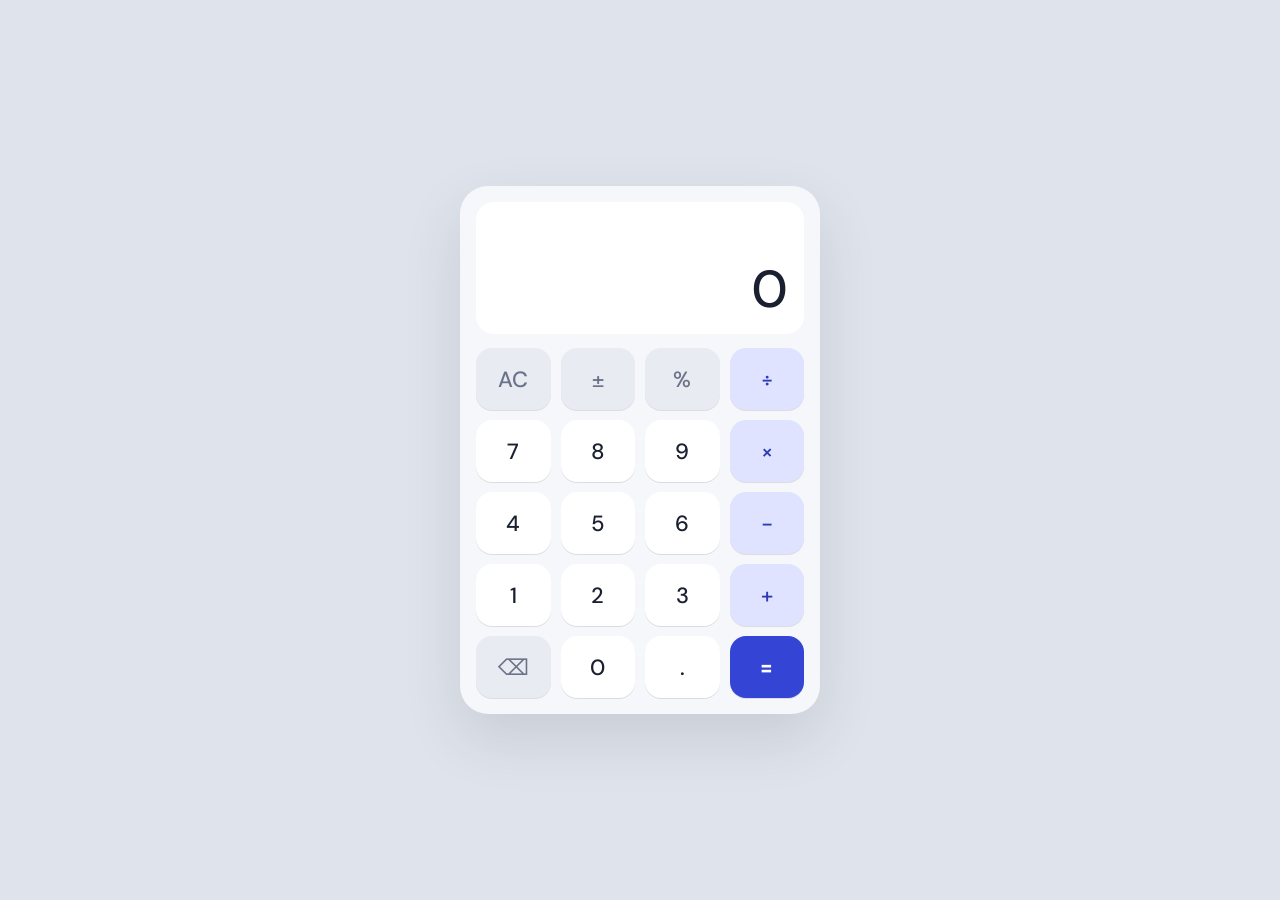
<file: index.html>
<!DOCTYPE html>
<html lang="en">
<head>
<meta charset="utf-8">
<meta name="viewport" content="width=device-width, initial-scale=1, viewport-fit=cover">
<title>Calculator</title>
<link rel="stylesheet" href="https://fonts.googleapis.com/css2?family=DM+Sans:wght@400;500;700&display=swap">
<link rel="stylesheet" href="style.css">
</head>
<body>
<main class="calc" aria-label="Calculator">
  <div class="screen" aria-live="polite">
    <div class="expr" id="expr"></div>
    <div class="value" id="value">0</div>
  </div>
  <div class="keys" id="keys">
    <button class="fn" data-k="clear" aria-label="Clear">AC</button>
    <button class="fn" data-k="sign" aria-label="Change sign">±</button>
    <button class="fn" data-k="pct" aria-label="Percent">%</button>
    <button class="op" data-k="/" aria-label="Divide">÷</button>
    <button data-k="7">7</button><button data-k="8">8</button><button data-k="9">9</button>
    <button class="op" data-k="*" aria-label="Multiply">×</button>
    <button data-k="4">4</button><button data-k="5">5</button><button data-k="6">6</button>
    <button class="op" data-k="-" aria-label="Subtract">−</button>
    <button data-k="1">1</button><button data-k="2">2</button><button data-k="3">3</button>
    <button class="op" data-k="+" aria-label="Add">+</button>
    <button class="fn" data-k="back" aria-label="Delete last digit">⌫</button>
    <button data-k="0">0</button><button data-k=".">.</button>
    <button class="eq" data-k="=" aria-label="Equals">=</button>
  </div>
</main>
<script src="script.js"></script>
</body>
</html>
</file>
<file: style.css>
:root{
  --bg:#dfe4ec; --body:#f6f7fa; --screen:#ffffff; --text:#1b2030; --muted:#6b7389;
  --key:#ffffff; --key-text:#1b2030; --fn:#e8ebf2; --op:#dfe3ff; --op-text:#2d3bb8;
  --accent:#3445d6; --accent-text:#ffffff; --shadow:rgba(27,32,48,.12);
  color-scheme:light;
  box-sizing:border-box; padding-top:env(safe-area-inset-top,0px); padding-bottom:env(safe-area-inset-bottom,0px);
}
@media (prefers-color-scheme:dark){
  :root:not([data-theme="light"]){
    --bg:#0f121a; --body:#171b26; --screen:#101420; --text:#eef0f8; --muted:#8a93ab;
    --key:#242a3a; --key-text:#eef0f8; --fn:#1f2433; --op:#2c3361; --op-text:#b4bcff;
    --accent:#8f9cff; --accent-text:#10132b; --shadow:rgba(0,0,0,.5); color-scheme:dark;
  }
}
:root[data-theme="dark"]{
  --bg:#0f121a; --body:#171b26; --screen:#101420; --text:#eef0f8; --muted:#8a93ab;
  --key:#242a3a; --key-text:#eef0f8; --fn:#1f2433; --op:#2c3361; --op-text:#b4bcff;
  --accent:#8f9cff; --accent-text:#10132b; --shadow:rgba(0,0,0,.5); color-scheme:dark;
}
*{box-sizing:border-box}
html,body{height:100%;margin:0}
body{background:var(--bg);color:var(--text);font-family:"DM Sans",system-ui,-apple-system,"Segoe UI",sans-serif;display:grid;place-items:center;padding:16px}
.calc{width:100%;max-width:360px;background:var(--body);border-radius:28px;padding:16px;box-shadow:0 24px 60px var(--shadow)}
.screen{background:var(--screen);border-radius:18px;padding:16px 18px;height:132px;display:flex;flex-direction:column;justify-content:flex-end;align-items:flex-end;overflow:hidden;margin-bottom:14px}
.expr{min-height:1.4em;color:var(--muted);font-size:16px;font-variant-numeric:tabular-nums;white-space:nowrap}
.value{font-size:52px;font-weight:500;letter-spacing:-.02em;font-variant-numeric:tabular-nums;line-height:1.1;white-space:nowrap}
.keys{display:grid;grid-template-columns:repeat(4,1fr);gap:10px}
button{font:inherit;font-size:22px;font-weight:500;height:62px;border:0;border-radius:16px;background:var(--key);color:var(--key-text);cursor:pointer;box-shadow:0 1px 0 var(--shadow);transition:transform .08s,filter .12s}
button:active{transform:scale(.95)}
button:hover{filter:brightness(.97)}
button:focus-visible{outline:3px solid var(--accent);outline-offset:2px}
.fn{background:var(--fn);color:var(--muted)}
.op{background:var(--op);color:var(--op-text)}
.op.on{background:var(--accent);color:var(--accent-text)}
.eq{background:var(--accent);color:var(--accent-text);font-weight:700}
@media (prefers-reduced-motion:reduce){button{transition:none}}
</file>
